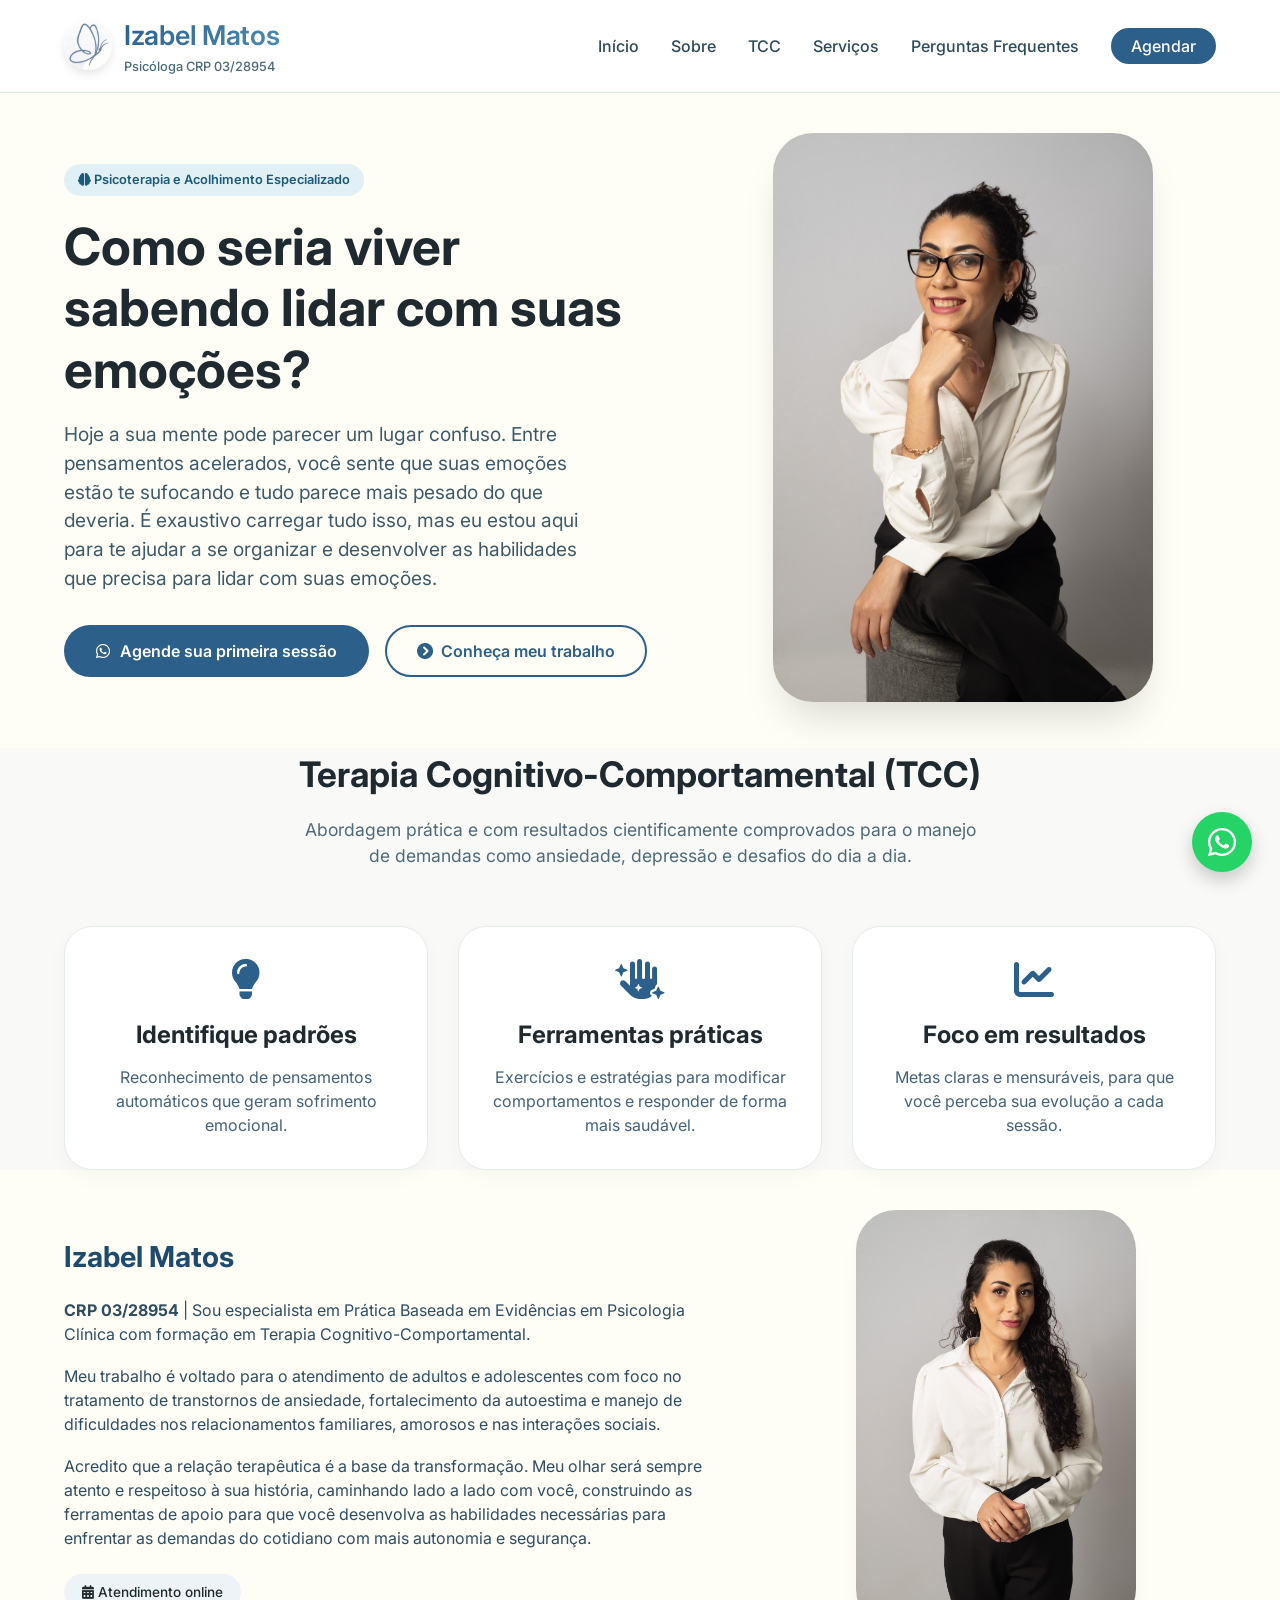
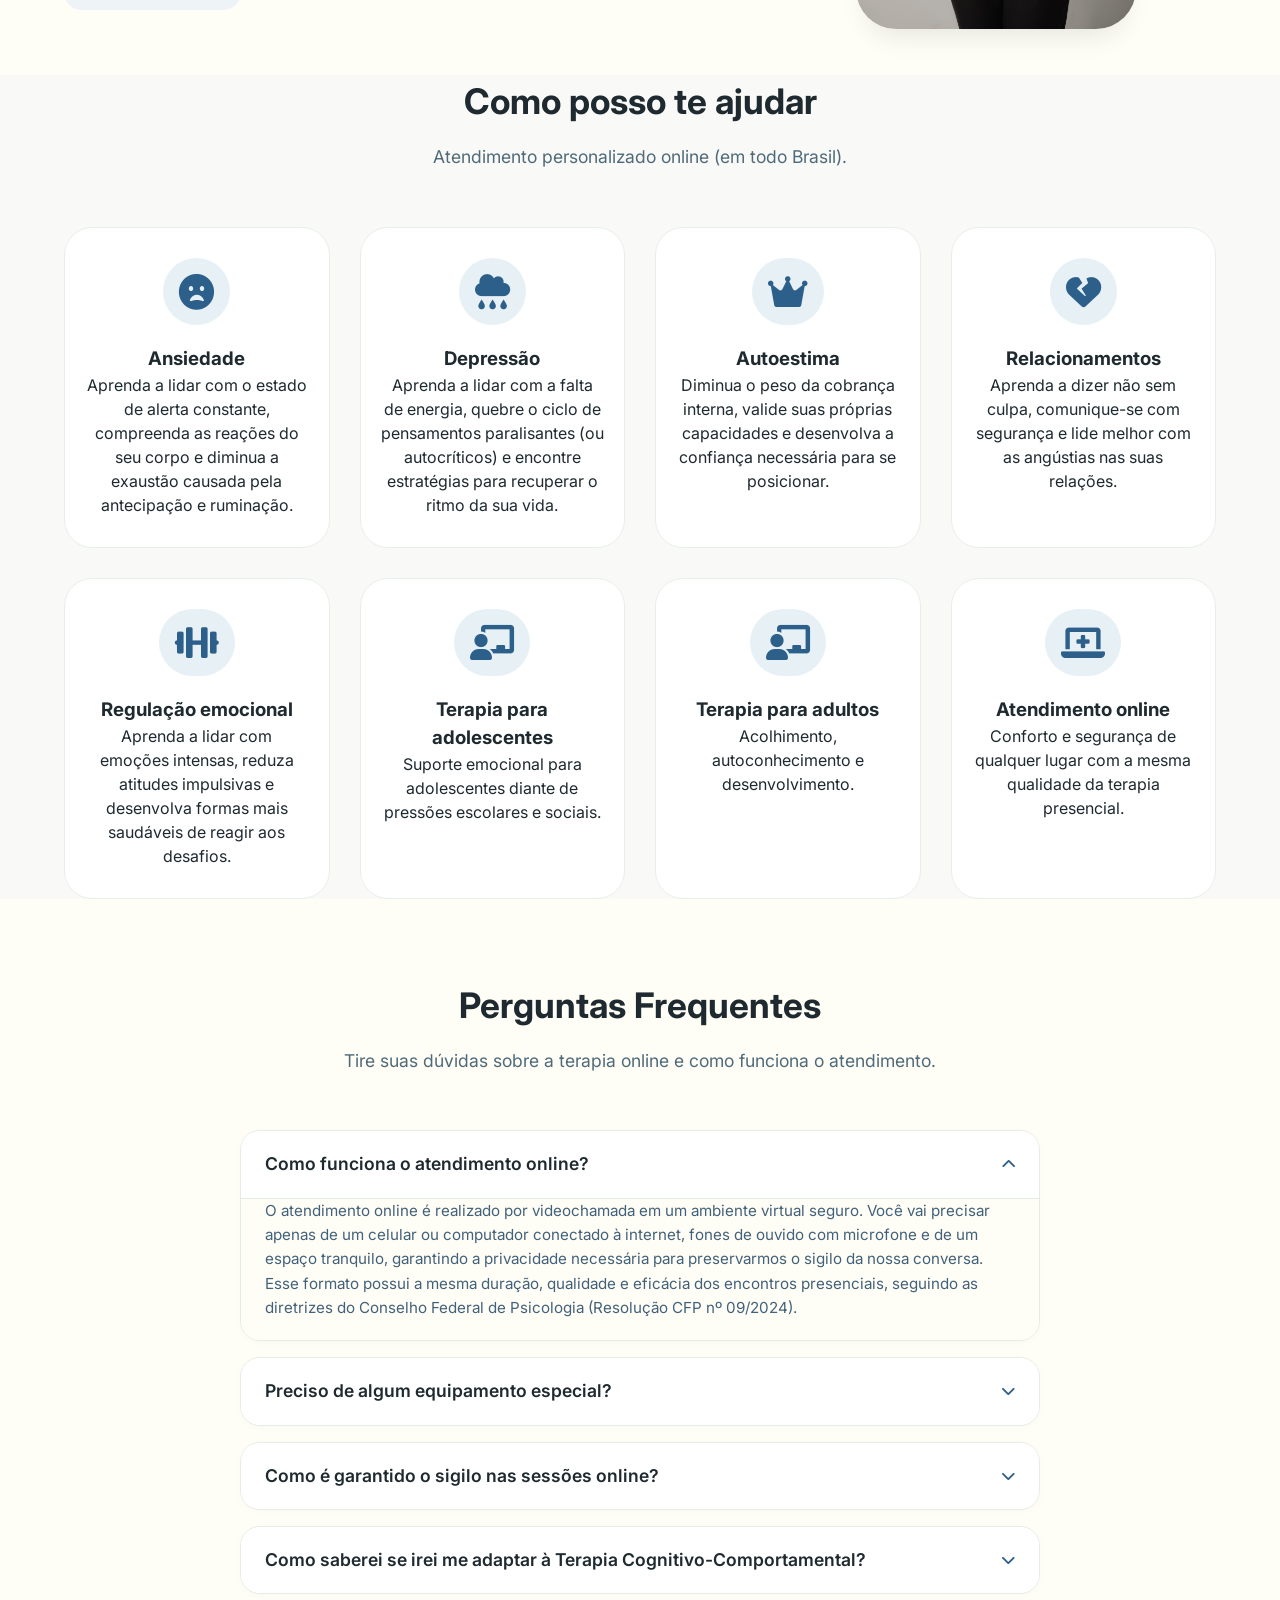
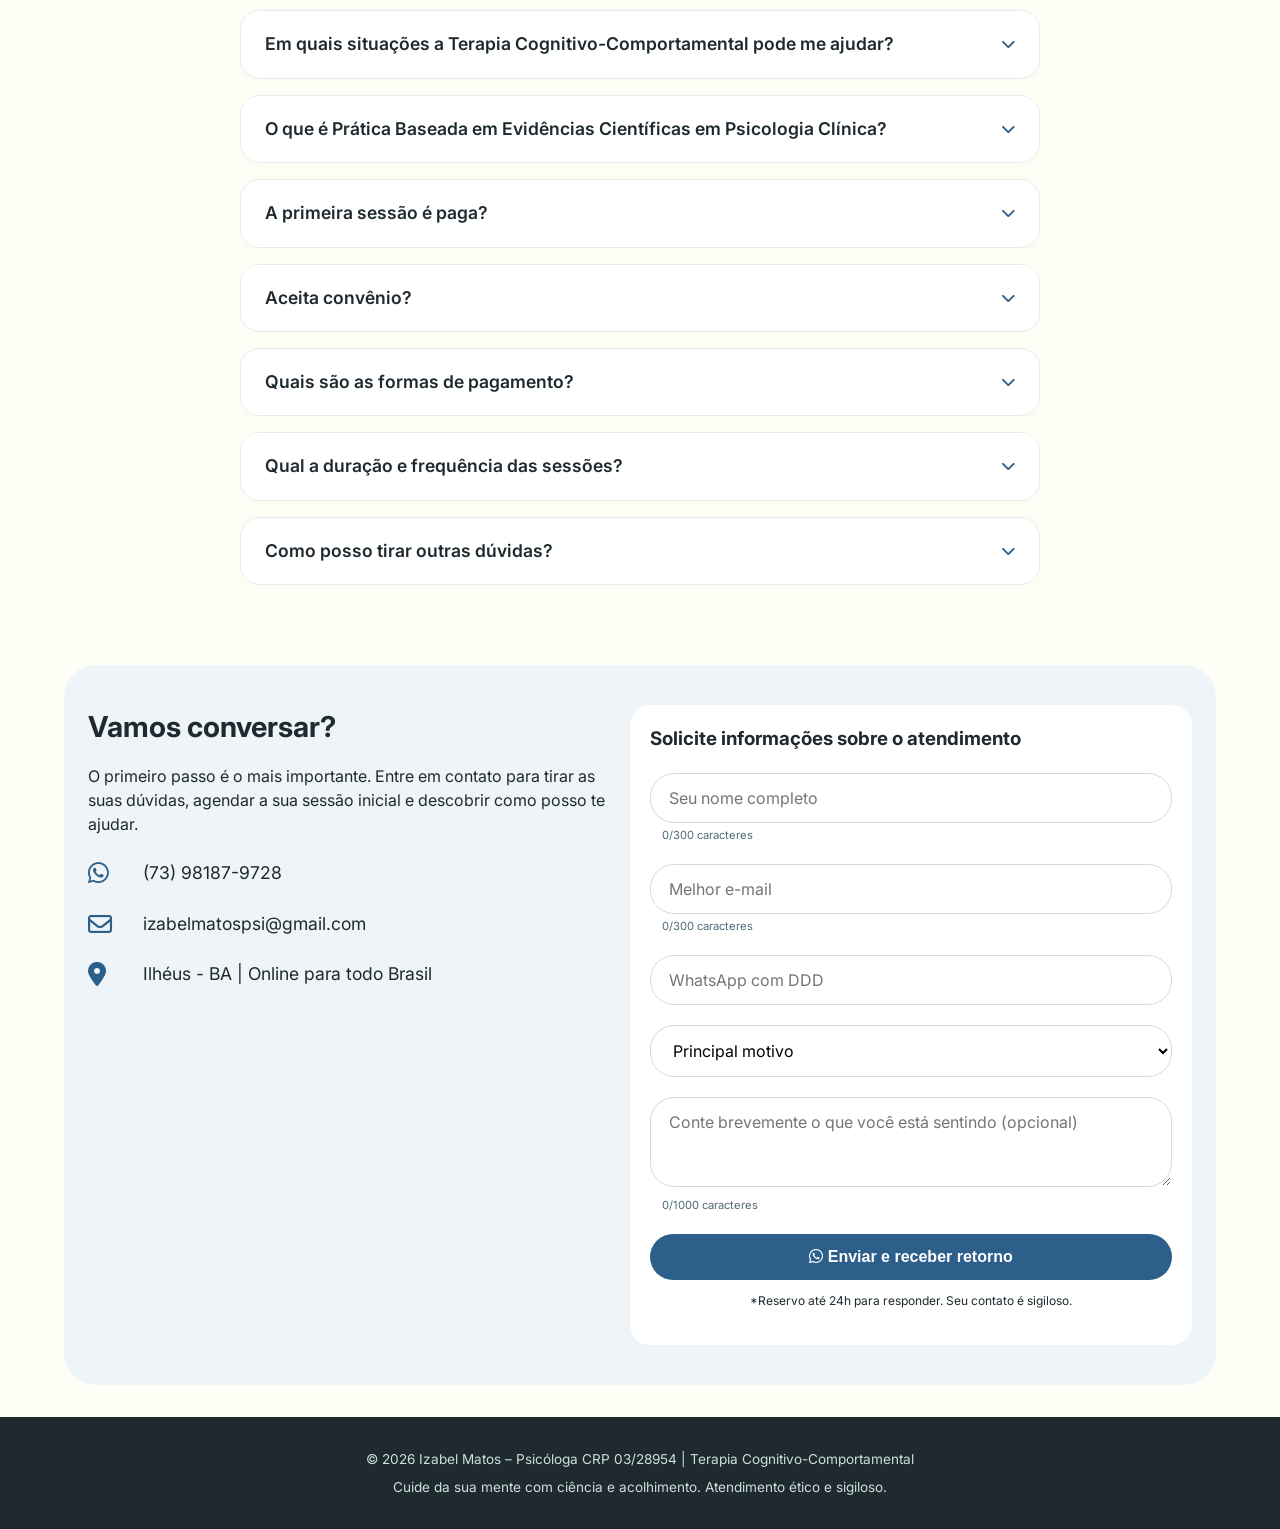
<file: index.html>
<!DOCTYPE html>
<html lang="pt-BR">
<head>
    <meta charset="UTF-8">
    <meta name="viewport" content="width=device-width, initial-scale=1.0, user-scalable=yes">
    <title>Izabel Matos | Psicóloga Clínica</title>

    <!-- Favicon -->    
    <link rel="icon" type="image/x-icon" href="favicon.ico" >
    
    <!-- Google Fonts + Font Awesome -->
    <link href="https://fonts.googleapis.com/css2?family=Inter:opsz,wght@14..32,300;14..32,400;14..32,500;14..32,600;14..32,700&display=swap" rel="stylesheet">
    <link rel="stylesheet" href="https://cdnjs.cloudflare.com/ajax/libs/font-awesome/6.0.0-beta3/css/all.min.css">
    <link rel="stylesheet" href="styles/style.css">
</head>
<body>

<!-- Navegação -->
<div class="navbar">
    <div class="container nav-flex">
        <div class="logo">
            <img src="images/logo.png" alt="Logo Izabel Matos" class="logo-image">
            <div class="logo-text">
                <h2>Izabel Matos</h2>
                <p>Psicóloga CRP 03/28954</p>
            </div>
        </div>  
        <ul class="nav-links">
            <li><a href="#inicio">Início</a></li>
            <li><a href="#sobre">Sobre</a></li>
            <li><a href="#tcc">TCC</a></li>
            <li><a href="#servicos">Serviços</a></li>
            <li><a href="#faq">Perguntas Frequentes</a></li>
            <li><a href="#contato" class="btn-contato-nav">Agendar</a></li>
        </ul>
    </div>
</div>

<main>
    <!-- Início -->
    <section id="inicio">
        <div class="container hero">
            <div class="hero-content">
                <div class="hero-badge"><i class="fas fa-brain"></i> Psicoterapia e Acolhimento Especializado</div>
                <h1>Como seria viver sabendo lidar com suas emoções?</h1>
                <p>Hoje a sua mente pode parecer um lugar confuso. Entre pensamentos acelerados, você sente que suas emoções 
                    estão te sufocando e tudo parece mais pesado do que deveria. É exaustivo carregar tudo isso, mas eu estou aqui 
                    para te ajudar a se organizar e desenvolver as habilidades que precisa para lidar com suas emoções.</p>
                <div class="hero-buttons">
                    <a href="#contato" class="btn-primary"><i class="fab fa-whatsapp"></i> Agende sua primeira sessão</a>
                    <a href="#sobre" class="btn-outline"><i class="fas fa-chevron-circle-right"></i> Conheça meu trabalho</a>
                </div>
            </div>
            <div class="hero-image">
                <img src="images/izabel2.jpeg" alt="Izabel Matos">
            </div>
        </div>
    </section>

    <!-- Seção: O que é TCC -->
    <section id="tcc" class="section-light">
        <div class="container">
            <h2 class="section-title">Terapia Cognitivo-Comportamental (TCC)</h2>
            <p class="section-sub">Abordagem prática e com resultados cientificamente comprovados para o manejo de demandas como ansiedade, depressão e desafios do dia a dia.</p>
            <div class="grid-cards">
                <div class="card">
                    <i class="fas fa-lightbulb"></i>
                    <h3>Identifique padrões</h3>
                    <p>Reconhecimento de pensamentos automáticos que geram sofrimento emocional.</p>
                </div>
                <div class="card">
                    <i class="fas fa-hand-sparkles"></i>
                    <h3>Ferramentas práticas</h3>
                    <p>Exercícios e estratégias para modificar comportamentos e responder de forma mais saudável.</p>
                </div>
                <div class="card">
                    <i class="fas fa-chart-line"></i>
                    <h3>Foco em resultados</h3>
                    <p>Metas claras e mensuráveis, para que você perceba sua evolução a cada sessão.</p>
                </div>
            </div>
        </div>
    </section>

    <!-- Sobre a psicóloga -->
    <section id="sobre">
        <div class="container about-wrap">
            <div class="about-text">
                <h3>Izabel Matos</h3>
                <p><strong>CRP 03/28954</strong> | Sou especialista em Prática Baseada em Evidências em Psicologia Clínica com formação em Terapia Cognitivo-Comportamental. </p>
                <p>Meu trabalho é voltado para o atendimento de adultos e adolescentes com foco no tratamento de transtornos de ansiedade, fortalecimento da autoestima e manejo de 
                    dificuldades nos relacionamentos familiares, amorosos e nas interações sociais.</p>                
                <p>Acredito que a relação terapêutica é a base da transformação. Meu olhar será sempre atento e respeitoso à sua história, caminhando lado a lado com você, 
                    construindo as ferramentas de apoio para que você desenvolva as habilidades necessárias para enfrentar as demandas do cotidiano com mais autonomia e segurança.</p>
                <div class="badge-credencial">                    
                    <span><i class="fas fa-calendar-alt"></i> Atendimento online</span>
                </div>
            </div>
            <div class="about-img">
                <img src="images/izabel1.jpeg" alt="Foto Izabel Matos">
            </div>
        </div>
    </section>

    <!-- Serviços oferecidos -->
    <section id="servicos" class="section-light">
        <div class="container">
            <h2 class="section-title">Como posso te ajudar</h2>
            <p class="section-sub">Atendimento personalizado online (em todo Brasil).</p>
            <div class="servicos-grid">
                <div class="servico-item">
                    <i class="fas fa-frown-open"></i>
                    <h3>Ansiedade</h3>
                    <p>Aprenda a lidar com o estado de alerta constante, compreenda as reações do seu corpo e diminua a exaustão causada pela antecipação e ruminação.</p>
                </div>
                <div class="servico-item">
                    <i class="fas fa-cloud-rain"></i>
                    <h3>Depressão</h3>
                    <p>Aprenda a lidar com a falta de energia, quebre o ciclo de pensamentos paralisantes (ou autocríticos) e encontre estratégias para recuperar o ritmo da sua vida.</p>
                </div>                
                <div class="servico-item">
                    <i class="fas fa-crown"></i>
                    <h3>Autoestima</h3>
                    <p>Diminua o peso da cobrança interna, valide suas próprias capacidades e desenvolva a confiança necessária para se posicionar.</p>
                </div>                
                <div class="servico-item">
                    <i class="fas fa-heart-broken"></i>
                    <h3>Relacionamentos</h3>
                    <p>Aprenda a dizer não sem culpa, comunique-se com segurança e lide melhor com as angústias nas suas relações. </p>
                </div>
                <div class="servico-item">
                    <i class="fas fa-dumbbell"></i>
                    <h3>Regulação emocional</h3>
                    <p>Aprenda a lidar com emoções intensas, reduza atitudes impulsivas e desenvolva formas mais saudáveis de reagir aos desafios.</p>
                </div>
                <div class="servico-item">
                    <i class="fas fa-chalkboard-user"></i>
                    <h3>Terapia para adolescentes</h3>
                    <p>Suporte emocional para adolescentes diante de pressões escolares e sociais.</p>
                </div>
                <div class="servico-item">
                    <i class="fas fa-chalkboard-user"></i>
                    <h3>Terapia para adultos</h3>
                    <p>Acolhimento, autoconhecimento e desenvolvimento.</p>
                </div>
                <div class="servico-item">
                    <i class="fas fa-laptop-medical"></i>
                    <h3>Atendimento online</h3>
                    <p>Conforto e segurança de qualquer lugar com a mesma qualidade da terapia presencial.</p>
                </div>
            </div>
        </div>
    </section>

    <!-- Seção de FAQ - Perguntas Frequentes -->
    <section id="faq" class="section-faq">
        <div class="container">
            <h2 class="section-title">Perguntas Frequentes</h2>
            <p class="section-sub">Tire suas dúvidas sobre a terapia online e como funciona o atendimento.</p>

            <div class="faq-grid">
                <div class="faq-item">
                    <div class="faq-question">
                        <span>Como funciona o atendimento online?</span>
                        <i class="fas fa-chevron-down"></i>
                    </div>
                    <div class="faq-answer">
                        <p>O atendimento online é realizado por videochamada em um ambiente virtual seguro. 
                            Você vai precisar apenas de um celular ou computador conectado à internet, fones de ouvido 
                            com microfone e de um espaço tranquilo, garantindo a privacidade necessária para preservarmos 
                            o sigilo da nossa conversa. Esse formato possui a mesma duração, qualidade e eficácia dos 
                            encontros presenciais, seguindo as diretrizes do Conselho Federal de Psicologia (Resolução CFP nº 09/2024).</p>
                    </div>
                </div>

                <div class="faq-item">
                    <div class="faq-question">
                        <span>Preciso de algum equipamento especial?</span>
                        <i class="fas fa-chevron-down"></i>
                    </div>
                    <div class="faq-answer">
                        <p>Não. Você só precisa de um celular, tablet ou computador com câmera, fones de ouvido e uma boa conexão com a internet. 
                            Além disso, é importante escolher um ambiente tranquilo e com privacidade onde não haja interrupções durante a sessão.</p>
                    </div>
                </div>

                <div class="faq-item">
                    <div class="faq-question">
                        <span>Como é garantido o sigilo nas sessões online?</span>
                        <i class="fas fa-chevron-down"></i>
                    </div>
                    <div class="faq-answer">
                        <p>Utilizo plataformas de videoconferência com criptografia de ponta a ponta, seguindo as normas de segurança e sigilo profissional da Psicologia. 
                            Além disso, você deve estar em um local reservado durante a sessão. O sigilo é assegurado pelo Código de Ética Profissional do Psicólogo, 
                            assim como no atendimento presencial.</p>
                    </div>
                </div>

                <div class="faq-item">
                    <div class="faq-question">
                        <span>Como saberei se irei me adaptar à Terapia Cognitivo-Comportamental?</span>
                        <i class="fas fa-chevron-down"></i>
                    </div>
                    <div class="faq-answer">
                        <p>Essa é uma abordagem flexível e que será desenhada sob medida para você. A psicoterapia se adapta à sua realidade e aos seus valores. 
                            O processo é transparente e colaborativo. Nós caminharemos no seu tempo e o espaço estará sempre aberto para que você compartilhe 
                            como se sente ao longo dos encontros.</p>
                    </div>
                </div>

                <div class="faq-item">
                    <div class="faq-question">
                        <span>Em quais situações a Terapia Cognitivo-Comportamental pode me ajudar?</span>
                        <i class="fas fa-chevron-down"></i>
                    </div>
                    <div class="faq-answer">
                        <p>A Terapia Cognitivo-Comportamental (TCC) é eficaz no tratamento de diversos transtornos, como: 
                            ansiedade (transtorno de ansiedade generalizada, síndrome do pânico, fobias), depressão, transtorno obsessivo-compulsivo (TOC), 
                            transtorno de estresse pós-traumático (TEPT), transtornos alimentares, insônia, 
                            além de dificuldades em relacionamentos e baixa autoestima.</p>
                    </div>
                </div>

                <div class="faq-item">
                    <div class="faq-question">
                        <span>O que é Prática Baseada em Evidências Científicas em Psicologia Clínica?</span>
                        <i class="fas fa-chevron-down"></i>
                    </div>
                    <div class="faq-answer">
                        <p>É um modelo de trabalho que garante muita segurança e responsabilidade para o seu tratamento. 
                            Ele une os resultados dos melhores estudos científicos atuais com a minha experiência clínica e as suas necessidades pessoais. 
                            Na prática, isso significa que as nossas sessões serão guiadas por intervenções sérias e que realmente funcionam 
                            para promover a sua saúde mental de forma acolhedora.</p>
                    </div>
                </div>

                <div class="faq-item">
                    <div class="faq-question">
                        <span>A primeira sessão é paga?</span>
                        <i class="fas fa-chevron-down"></i>
                    </div>
                    <div class="faq-answer">
                        <p>Sim. O nosso primeiro encontro já é uma sessão clínica. Nesse momento inicial eu quero te conhecer, 
                            nós vamos conversar com calma sobre o que te trouxe à terapia, eu quero entender a sua história 
                            e alinhar com você como será a nossa jornada juntos para alcançar os seus objetivos.</p>
                    </div>
                </div>

                <div class="faq-item">
                    <div class="faq-question">
                        <span>Aceita convênio?</span>
                        <i class="fas fa-chevron-down"></i>
                    </div>
                    <div class="faq-answer">
                        <p>Não, os meus atendimentos são particulares.</p>
                    </div>
                </div>
                
                <div class="faq-item">
                    <div class="faq-question">
                        <span>Quais são as formas de pagamento?</span>
                        <i class="fas fa-chevron-down"></i>
                    </div>
                    <div class="faq-answer">
                        <p>O pagamento deve ser realizado por PIX. As sessões são pagas antecipadamente até um dia antes do dia agendado, para confirmação da reserva do horário.</p>
                    </div>
                </div>

                <div class="faq-item">
                    <div class="faq-question">
                        <span>Qual a duração e frequência das sessões?</span>
                        <i class="fas fa-chevron-down"></i>
                    </div>
                    <div class="faq-answer">
                        <p>As sessões têm duração média de 50 minutos a 1 hora. A frequência recomendada inicialmente é semanal, para que 
                            haja continuidade e efetividade no processo terapêutico. Conforme sua evolução, podemos espaçar as sessões 
                            para quinzenais ou mensais. Tudo é combinado de acordo com suas necessidades e objetivos.</p>
                    </div>
                </div>

                <div class="faq-item">
                    <div class="faq-question">
                        <span>Como posso tirar outras dúvidas?</span>
                        <i class="fas fa-chevron-down"></i>
                    </div>
                    <div class="faq-answer">
                        <p>Se você ainda tem perguntas ou deseja conversar sobre algo específico, pode entrar em contato comigo utilizando o botão do Whatsapp no canto inferior da tela ou, 
                            caso prefira, preencher o formulário de agendamento com seus dados para solicitar informações mais detalhadas sobre o atendimento.</p>
                    </div>
                </div>
                
            </div>
        </div>
    </section>
    
    <!-- Contato + Agendamento -->
    <section id="contato">
        <div class="container">
            <div class="contact-box">
                <div class="contact-info">
                    <h3>Vamos conversar?</h3>
                    <p>O primeiro passo é o mais importante. Entre em contato para tirar as suas dúvidas, agendar a sua sessão inicial e descobrir como posso te ajudar.</p>
                    <div class="contact-detail">
                        <i class="fab fa-whatsapp"></i> <span>(73) 98187-9728</span>
                    </div>
                    <div class="contact-detail">
                        <i class="far fa-envelope"></i> <span>izabelmatospsi@gmail.com</span>
                    </div>
                    <div class="contact-detail">
                        <i class="fas fa-map-marker-alt"></i> <span>Ilhéus - BA | Online para todo Brasil</span>
                    </div>                    
                </div>

                <div class="contact-form">
                    <h3 style="margin-bottom: 20px;">Solicite informações sobre o atendimento</h3>
                    <form id="formAgendamento">
                        <div class="form-group">
                            <input type="text" placeholder="Seu nome completo" id="nome" required>
                        </div>
                        <div class="form-group">
                            <input type="email" placeholder="Melhor e-mail" id="email" required>
                        </div>
                        <div class="form-group">
                            <input type="tel" placeholder="WhatsApp com DDD" id="telefone" required>
                        </div>
                        <div class="form-group">
                            <select id="interesse">
                                <option value="">Principal motivo</option>
                                <option>Ansiedade / Estresse</option>
                                <option>Depressão</option>
                                <option>Dificuldades em relacionamentos</option>
                                <option>Luto</option>
                                <option>TDAH (Transtorno do Déficit de Atenção com Hiperatividade)</option>
                                <option>Desenvolver habilidades sociais / de comunicação</option>
                                <option>Terapia para adolescente</option>
                                <option>Outros</option>
                            </select>
                        </div>
                        <div class="form-group">
                            <textarea rows="3" placeholder="Conte brevemente o que você está sentindo (opcional)" id="mensagem"></textarea>
                        </div>
                        <button type="submit" id="btnEnviar"><i class="fab fa-whatsapp"></i> Enviar e receber retorno</button>
                        <p style="font-size: 0.75rem; margin-top: 12px; text-align: center;">*Reservo até 24h para responder. Seu contato é sigiloso.</p>
                    </form>
                    <div id="formFeedback" style="margin-top: 15px; font-size: 0.85rem; text-align: center;"></div>
                </div>
            </div>
        </div>
    </section>
</main>

<footer>
    <div class="container">
        <p>© <span id="anoAtual"></span> Izabel Matos – Psicóloga CRP 03/28954 | Terapia Cognitivo-Comportamental</p>
        <p style="margin-top: 8px;">Cuide da sua mente com ciência e acolhimento. Atendimento ético e sigiloso.</p>
    </div>
</footer>

<!-- Botão flutuante WhatsApp -->
<a href="https://wa.me/5573981879728?text=Olá%20Izabel%2C%20gostaria%20de%20saber%20mais%20sobre%20a%20psicoterapia" class="whatsapp-fixed" target="_blank" rel="noopener">
    <i class="fab fa-whatsapp"></i>
</a>

<script src="scripts/script.js"></script>
</body>
</html>
</file>
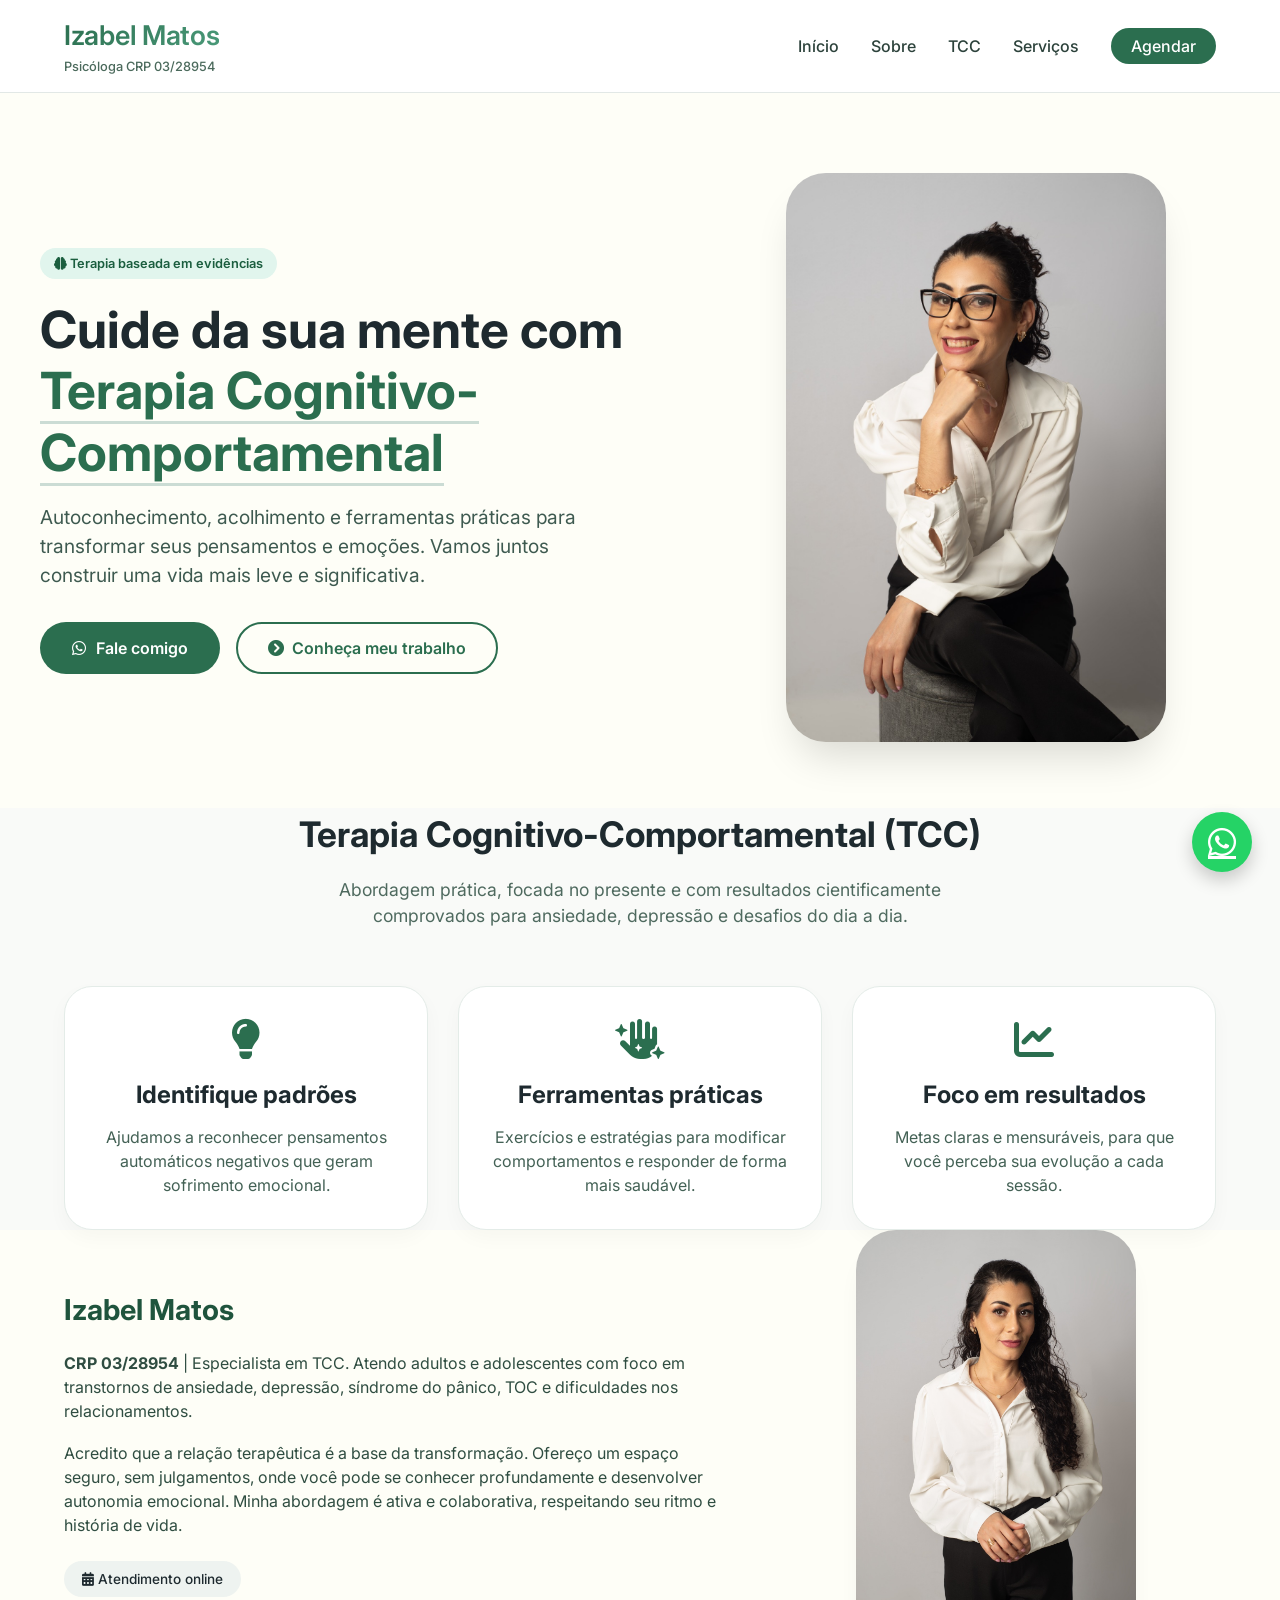
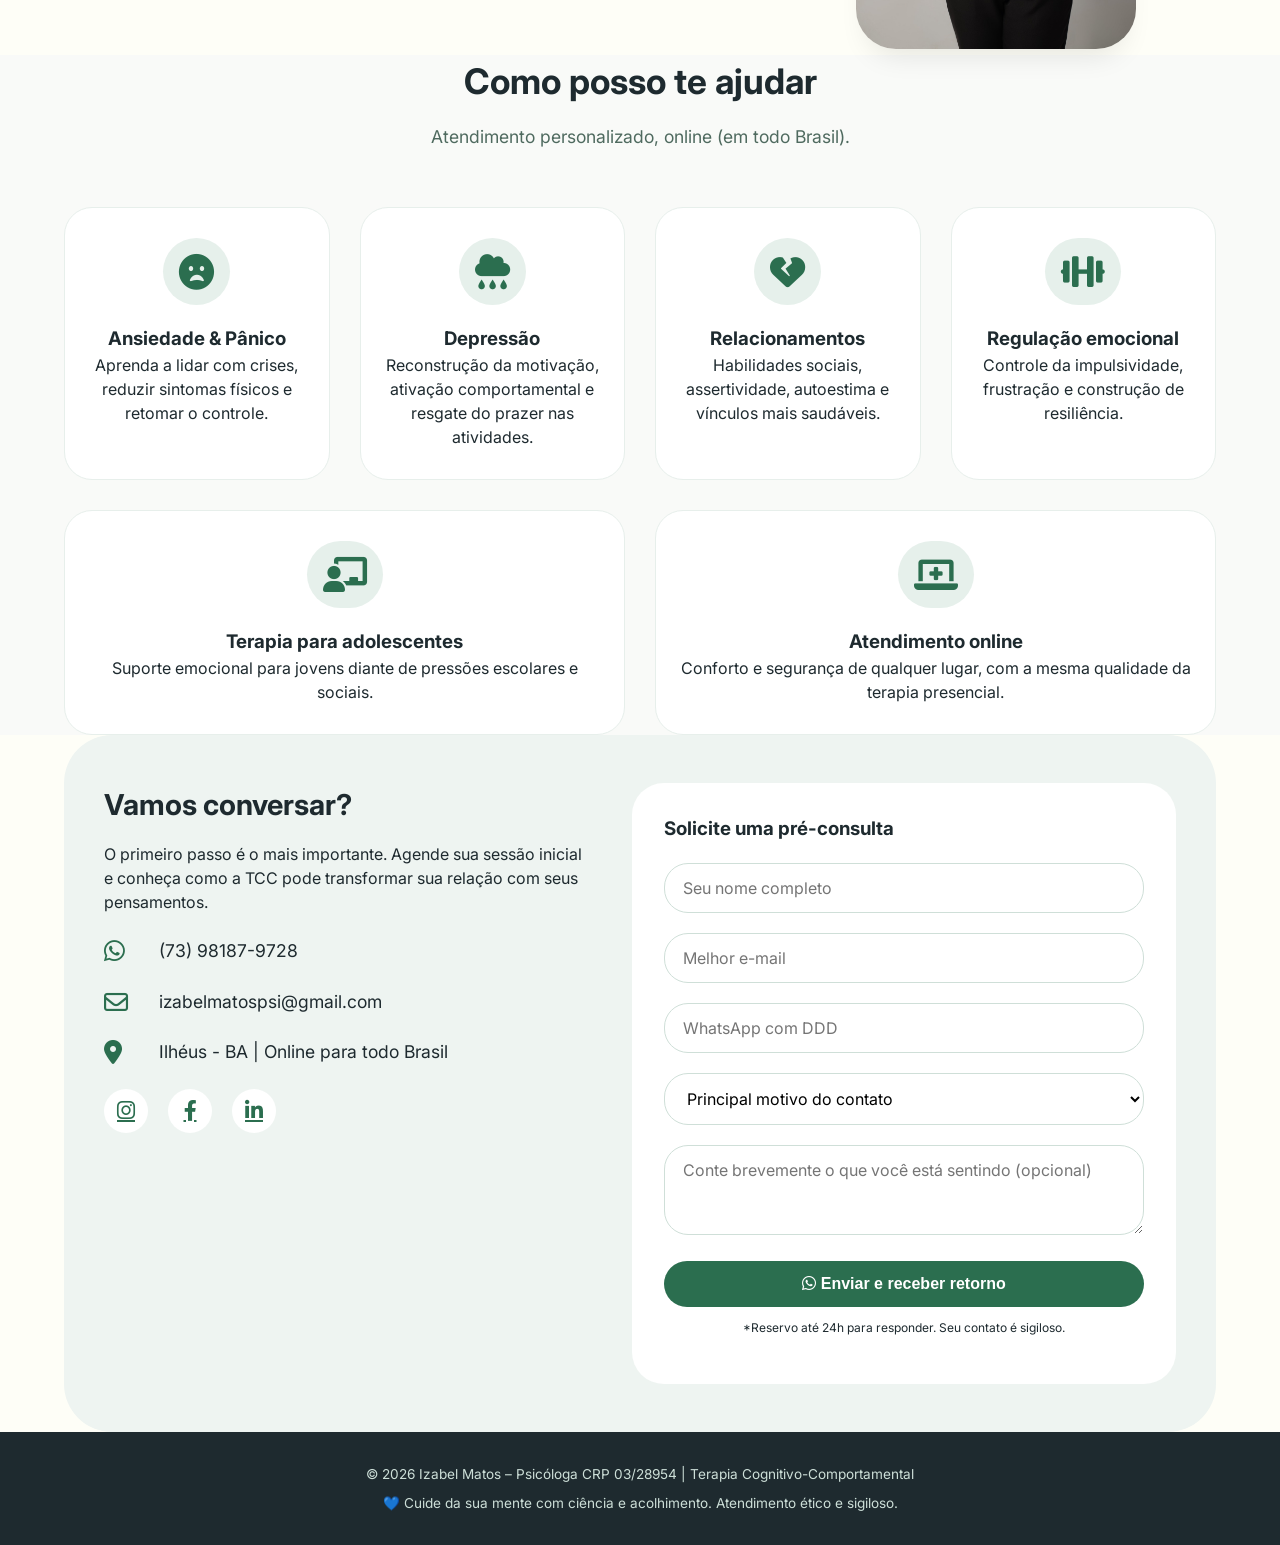
<file: landing_page_izabel_matos_psychologist.html>
<!DOCTYPE html>
<html lang="pt-BR">
<head>
    <meta charset="UTF-8">
    <meta name="viewport" content="width=device-width, initial-scale=1.0, user-scalable=yes">
    <title>Izabel Matos | Psicóloga Especialista em TCC</title>
    <!-- Google Fonts + Font Awesome -->
    <link href="https://fonts.googleapis.com/css2?family=Inter:opsz,wght@14..32,300;14..32,400;14..32,500;14..32,600;14..32,700&display=swap" rel="stylesheet">
    <link rel="stylesheet" href="https://cdnjs.cloudflare.com/ajax/libs/font-awesome/6.0.0-beta3/css/all.min.css">
    <style>
        * {
            margin: 0;
            padding: 0;
            box-sizing: border-box;
        }

        body {
            font-family: 'Inter', sans-serif;
            background-color: #fefef7;
            color: #1e2a2f;
            line-height: 1.5;
            scroll-behavior: smooth;
        }

        .container {
            max-width: 1200px;
            margin: 0 auto;
            padding: 0 24px;
        }

        /* cabeçalho / nav */
        .navbar {
            background: #ffffffea;
            backdrop-filter: blur(10px);
            position: sticky;
            top: 0;
            z-index: 100;
            border-bottom: 1px solid #e2e8e6;
            padding: 16px 0;
        }

        .nav-flex {
            display: flex;
            justify-content: space-between;
            align-items: center;
            flex-wrap: wrap;
        }

        .logo h2 {
            font-size: 1.7rem;
            font-weight: 600;
            letter-spacing: -0.3px;
            background: linear-gradient(135deg, #2b6e4f, #4b9b7a);
            -webkit-background-clip: text;
            background-clip: text;
            color: transparent;
        }

        .logo p {
            font-size: 0.8rem;
            color: #4b6a5c;
            font-weight: 500;
        }

        .nav-links {
            display: flex;
            gap: 32px;
            list-style: none;
        }

        .nav-links a {
            text-decoration: none;
            font-weight: 500;
            color: #2c423b;
            transition: 0.2s;
        }

        .nav-links a:hover {
            color: #2b6e4f;
        }

        .btn-contato-nav {
            background: #2b6e4f;
            color: white !important;
            padding: 8px 20px;
            border-radius: 40px;
        }

        .btn-contato-nav:hover {
            background: #1f543d;
        }

        /* hero */
        .hero {
            padding: 80px 0 60px;
            display: flex;
            flex-wrap: wrap;
            align-items: center;
            justify-content: space-between;
            gap: 40px;
        }

        .hero-content {
            flex: 1.2;
        }

        .hero-badge {
            background: #e1f5ed;
            display: inline-block;
            padding: 6px 14px;
            border-radius: 40px;
            font-size: 0.8rem;
            font-weight: 600;
            color: #1b5e3f;
            margin-bottom: 20px;
        }

        .hero-content h1 {
            font-size: 3.2rem;
            font-weight: 700;
            line-height: 1.2;
            margin-bottom: 20px;
            color: #1e2a2f;
        }

        .hero-content h1 span {
            color: #2b6e4f;
            border-bottom: 3px solid #cbdcd4;
        }

        .hero-content p {
            font-size: 1.2rem;
            color: #3e5a50;
            margin-bottom: 32px;
            max-width: 550px;
        }

        .hero-buttons {
            display: flex;
            gap: 16px;
            flex-wrap: wrap;
        }

        .btn-primary {
            background: #2b6e4f;
            color: white;
            border: none;
            padding: 14px 32px;
            border-radius: 50px;
            font-weight: 600;
            cursor: pointer;
            transition: 0.2s;
            display: inline-flex;
            align-items: center;
            gap: 10px;
            font-size: 1rem;
            text-decoration: none;
        }

        .btn-primary:hover {
            background: #1f543d;
            transform: translateY(-2px);
        }

        .btn-outline {
            background: transparent;
            border: 2px solid #2b6e4f;
            color: #2b6e4f;
            padding: 12px 30px;
            border-radius: 50px;
            font-weight: 600;
            cursor: pointer;
            transition: 0.2s;
            text-decoration: none;
            display: inline-flex;
            align-items: center;
            gap: 8px;
        }

        .btn-outline:hover {
            background: #eef7f2;
            transform: translateY(-2px);
        }

        .hero-image {
            flex: 1;
            text-align: center;
        }

        .hero-image img {
            max-width: 100%;
            border-radius: 40px;
            box-shadow: 0 25px 40px -12px rgba(0,0,0,0.15);
            background: #e6f0ec;
            width: 380px;
            object-fit: cover;
        }

        /* seções */
        .section {
            padding: 80px 0;
        }

        .section-light {
            background-color: #f9faf8;
        }

        .section-title {
            text-align: center;
            font-size: 2.2rem;
            font-weight: 700;
            margin-bottom: 16px;
            color: #1e2a2f;
        }

        .section-sub {
            text-align: center;
            max-width: 680px;
            margin: 0 auto 56px auto;
            color: #4f6a5f;
            font-size: 1.1rem;
        }

        /* cards sobre TCC */
        .grid-cards {
            display: flex;
            flex-wrap: wrap;
            gap: 30px;
            justify-content: center;
        }

        .card {
            background: white;
            border-radius: 28px;
            padding: 32px 24px;
            flex: 1;
            min-width: 240px;
            box-shadow: 0 8px 20px rgba(0,0,0,0.03);
            transition: all 0.25s;
            border: 1px solid #e4ece8;
            text-align: center;
        }

        .card:hover {
            transform: translateY(-5px);
            box-shadow: 0 20px 30px -12px rgba(0,0,0,0.08);
            border-color: #cde3da;
        }

        .card i {
            font-size: 2.5rem;
            color: #2b6e4f;
            margin-bottom: 18px;
        }

        .card h3 {
            font-size: 1.5rem;
            margin-bottom: 12px;
        }

        .card p {
            color: #436155;
        }

        /* sobre a profissional */
        .about-wrap {
            display: flex;
            gap: 50px;
            flex-wrap: wrap;
            align-items: center;
        }

        .about-text {
            flex: 1.2;
        }

        .about-text h3 {
            font-size: 1.8rem;
            margin-bottom: 20px;
            color: #1f543d;
        }

        .about-text p {
            margin-bottom: 18px;
            color: #2f4d41;
        }

        .badge-credencial {
            display: flex;
            gap: 20px;
            margin-top: 24px;
            flex-wrap: wrap;
        }

        .badge-credencial span {
            background: #eef3f0;
            padding: 8px 18px;
            border-radius: 60px;
            font-size: 0.85rem;
            font-weight: 500;
        }

        .about-img {
            flex: 0.8;
            text-align: center;
        }

        .about-img img {
            width: 280px;
            border-radius: 40px;
            box-shadow: 0 18px 28px -12px rgba(0,0,0,0.1);
        }

        /* serviços */
        .servicos-grid {
            display: flex;
            flex-wrap: wrap;
            gap: 30px;
            justify-content: center;
        }

        .servico-item {
            background: white;
            border-radius: 28px;
            padding: 30px 20px;
            flex: 1 1 260px;
            text-align: center;
            transition: all 0.2s;
            border: 1px solid #e7efeb;
        }

        .servico-item i {
            font-size: 2.2rem;
            background: #e6f0eb;
            padding: 16px;
            border-radius: 60px;
            color: #2b6e4f;
            margin-bottom: 20px;
        }

        /* contato/agendamento */
        .contact-box {
            background: #eef4f1;
            border-radius: 48px;
            padding: 48px 40px;
            display: flex;
            flex-wrap: wrap;
            gap: 48px;
            justify-content: space-between;
        }

        .contact-info {
            flex: 1;
        }

        .contact-info h3 {
            font-size: 1.8rem;
            margin-bottom: 16px;
        }

        .contact-detail {
            margin: 24px 0;
            display: flex;
            align-items: center;
            gap: 15px;
            font-size: 1.1rem;
        }

        .contact-detail i {
            font-size: 1.5rem;
            width: 40px;
            color: #2b6e4f;
        }

        .social-links {
            display: flex;
            gap: 20px;
            margin-top: 24px;
        }

        .social-links a {
            background: white;
            width: 44px;
            height: 44px;
            display: inline-flex;
            align-items: center;
            justify-content: center;
            border-radius: 60px;
            color: #2b6e4f;
            font-size: 1.3rem;
            transition: 0.2s;
        }

        .social-links a:hover {
            background: #2b6e4f;
            color: white;
        }

        .contact-form {
            flex: 1;
            background: white;
            padding: 32px;
            border-radius: 32px;
        }

        .form-group {
            margin-bottom: 20px;
        }

        .form-group input, .form-group textarea, .form-group select {
            width: 100%;
            padding: 14px 18px;
            border: 1px solid #cfdfd8;
            border-radius: 24px;
            font-family: 'Inter', sans-serif;
            font-size: 1rem;
            background: #fff;
            transition: 0.2s;
        }

        .form-group input:focus, .form-group textarea:focus {
            outline: none;
            border-color: #2b6e4f;
            box-shadow: 0 0 0 3px #cfe9e0;
        }

        button[type="submit"] {
            background: #2b6e4f;
            width: 100%;
            padding: 14px;
            border: none;
            border-radius: 40px;
            color: white;
            font-weight: 700;
            font-size: 1rem;
            cursor: pointer;
            transition: 0.2s;
        }

        .whatsapp-fixed {
            position: fixed;
            bottom: 28px;
            right: 28px;
            background: #25D366;
            width: 60px;
            height: 60px;
            border-radius: 50%;
            display: flex;
            align-items: center;
            justify-content: center;
            color: white;
            font-size: 2rem;
            box-shadow: 0 8px 18px rgba(0,0,0,0.2);
            transition: 0.2s;
            z-index: 99;
        }

        .whatsapp-fixed:hover {
            background: #1da35e;
            transform: scale(1.05);
        }

        footer {
            background: #1e2a2f;
            color: #cddfd8;
            text-align: center;
            padding: 32px 0;
            font-size: 0.85rem;
        }

        @media (max-width: 850px) {
            .hero-content h1 { font-size: 2.5rem; }
            .nav-links { display: none; }
            .nav-flex { justify-content: center; }
            .hero { flex-direction: column-reverse; text-align: center; }
            .hero-content p { margin-left: auto; margin-right: auto; }
            .hero-buttons { justify-content: center; }
        }
    </style>
</head>
<body>

<!-- Navegação -->
<div class="navbar">
    <div class="container nav-flex">
        <div class="logo">
            <h2>Izabel Matos</h2>
            <p>Psicóloga CRP 03/28954</p>
        </div>
        <ul class="nav-links">
            <li><a href="#inicio">Início</a></li>
            <li><a href="#sobre">Sobre</a></li>
            <li><a href="#tcc">TCC</a></li>
            <li><a href="#servicos">Serviços</a></li>
            <li><a href="#contato" class="btn-contato-nav">Agendar</a></li>
        </ul>
    </div>
</div>

<main>
    <!-- Hero / Início -->
    <section id="inicio">
        <div class="container hero">
            <div class="hero-content">
                <div class="hero-badge"><i class="fas fa-brain"></i> Terapia baseada em evidências</div>
                <h1>Cuide da sua mente com <span>Terapia Cognitivo-Comportamental</span></h1>
                <p>Autoconhecimento, acolhimento e ferramentas práticas para transformar seus pensamentos e emoções. Vamos juntos construir uma vida mais leve e significativa.</p>
                <div class="hero-buttons">
                    <a href="#contato" class="btn-primary"><i class="fab fa-whatsapp"></i> Fale comigo</a>
                    <a href="#sobre" class="btn-outline"><i class="fas fa-chevron-circle-right"></i> Conheça meu trabalho</a>
                </div>
            </div>
            <div class="hero-image">
                <!-- imagem ilustrativa de Izabel Matos -->
                <img src="images/izabel2.jpeg" alt="Izabel Matos">
            </div>
        </div>
    </section>

    <!-- Seção: O que é TCC -->
    <section id="tcc" class="section-light">
        <div class="container">
            <h2 class="section-title">Terapia Cognitivo-Comportamental (TCC)</h2>
            <p class="section-sub">Abordagem prática, focada no presente e com resultados cientificamente comprovados para ansiedade, depressão e desafios do dia a dia.</p>
            <div class="grid-cards">
                <div class="card">
                    <i class="fas fa-lightbulb"></i>
                    <h3>Identifique padrões</h3>
                    <p>Ajudamos a reconhecer pensamentos automáticos negativos que geram sofrimento emocional.</p>
                </div>
                <div class="card">
                    <i class="fas fa-hand-sparkles"></i>
                    <h3>Ferramentas práticas</h3>
                    <p>Exercícios e estratégias para modificar comportamentos e responder de forma mais saudável.</p>
                </div>
                <div class="card">
                    <i class="fas fa-chart-line"></i>
                    <h3>Foco em resultados</h3>
                    <p>Metas claras e mensuráveis, para que você perceba sua evolução a cada sessão.</p>
                </div>
            </div>
        </div>
    </section>

    <!-- Sobre a psicóloga -->
    <section id="sobre">
        <div class="container about-wrap">
            <div class="about-text">
                <h3>Izabel Matos</h3>
                <p><strong>CRP 03/28954</strong> | Especialista em TCC. Atendo adultos e adolescentes com foco em transtornos de ansiedade, depressão, síndrome do pânico, TOC e dificuldades nos relacionamentos.</p>
                <p>Acredito que a relação terapêutica é a base da transformação. Ofereço um espaço seguro, sem julgamentos, onde você pode se conhecer profundamente e desenvolver autonomia emocional. Minha abordagem é ativa e colaborativa, respeitando seu ritmo e história de vida.</p>
                <div class="badge-credencial">
                    <span><i class="fas fa-calendar-alt"></i> Atendimento online</span>
                </div>
            </div>
            <div class="about-img">
                <img src="images/izabel1.jpeg" alt="Foto Izabel Matos">
            </div>
        </div>
    </section>

    <!-- Serviços oferecidos -->
    <section id="servicos" class="section-light">
        <div class="container">
            <h2 class="section-title">Como posso te ajudar</h2>
            <p class="section-sub">Atendimento personalizado, online (em todo Brasil).</p>
            <div class="servicos-grid">
                <div class="servico-item">
                    <i class="fas fa-frown-open"></i>
                    <h3>Ansiedade & Pânico</h3>
                    <p>Aprenda a lidar com crises, reduzir sintomas físicos e retomar o controle.</p>
                </div>
                <div class="servico-item">
                    <i class="fas fa-cloud-rain"></i>
                    <h3>Depressão</h3>
                    <p>Reconstrução da motivação, ativação comportamental e resgate do prazer nas atividades.</p>
                </div>
                <div class="servico-item">
                    <i class="fas fa-heart-broken"></i>
                    <h3>Relacionamentos</h3>
                    <p>Habilidades sociais, assertividade, autoestima e vínculos mais saudáveis.</p>
                </div>
                <div class="servico-item">
                    <i class="fas fa-dumbbell"></i>
                    <h3>Regulação emocional</h3>
                    <p>Controle da impulsividade, frustração e construção de resiliência.</p>
                </div>
                <div class="servico-item">
                    <i class="fas fa-chalkboard-user"></i>
                    <h3>Terapia para adolescentes</h3>
                    <p>Suporte emocional para jovens diante de pressões escolares e sociais.</p>
                </div>
                <div class="servico-item">
                    <i class="fas fa-laptop-medical"></i>
                    <h3>Atendimento online</h3>
                    <p>Conforto e segurança de qualquer lugar, com a mesma qualidade da terapia presencial.</p>
                </div>
            </div>
        </div>
    </section>

    <!-- Contato + Agendamento -->
    <section id="contato">
        <div class="container">
            <div class="contact-box">
                <div class="contact-info">
                    <h3>Vamos conversar?</h3>
                    <p>O primeiro passo é o mais importante. Agende sua sessão inicial e conheça como a TCC pode transformar sua relação com seus pensamentos.</p>
                    <div class="contact-detail">
                        <i class="fab fa-whatsapp"></i> <span>(73) 98187-9728</span>
                    </div>
                    <div class="contact-detail">
                        <i class="far fa-envelope"></i> <span>izabelmatospsi@gmail.com</span>
                    </div>
                    <div class="contact-detail">
                        <i class="fas fa-map-marker-alt"></i> <span>Ilhéus - BA | Online para todo Brasil</span>
                    </div>
                    <div class="social-links">
                        <a href="#" aria-label="Instagram"><i class="fab fa-instagram"></i></a>
                        <a href="#" aria-label="Facebook"><i class="fab fa-facebook-f"></i></a>
                        <a href="#" aria-label="LinkedIn"><i class="fab fa-linkedin-in"></i></a>
                    </div>
                </div>

                <div class="contact-form">
                    <h3 style="margin-bottom: 20px;">Solicite uma pré-consulta</h3>
                    <form id="formAgendamento">
                        <div class="form-group">
                            <input type="text" placeholder="Seu nome completo" id="nome" required>
                        </div>
                        <div class="form-group">
                            <input type="email" placeholder="Melhor e-mail" id="email" required>
                        </div>
                        <div class="form-group">
                            <input type="tel" placeholder="WhatsApp com DDD" id="telefone" required>
                        </div>
                        <div class="form-group">
                            <select id="interesse">
                                <option value="">Principal motivo do contato</option>
                                <option>Ansiedade / Estresse</option>
                                <option>Depressão / Tristeza profunda</option>
                                <option>Dificuldades em relacionamentos</option>
                                <option>Terapia para adolescente</option>
                                <option>Outros / Quero conhecer a TCC</option>
                            </select>
                        </div>
                        <div class="form-group">
                            <textarea rows="3" placeholder="Conte brevemente o que você está sentindo (opcional)" id="mensagem"></textarea>
                        </div>
                        <button type="submit" id="btnEnviar"><i class="fab fa-whatsapp"></i> Enviar e receber retorno</button>
                        <p style="font-size: 0.75rem; margin-top: 12px; text-align: center;">*Reservo até 24h para responder. Seu contato é sigiloso.</p>
                    </form>
                    <div id="formFeedback" style="margin-top: 15px; font-size: 0.85rem; text-align: center;"></div>
                </div>
            </div>
        </div>
    </section>
</main>

<footer>
    <div class="container">
        <p>© 2026 Izabel Matos – Psicóloga CRP 03/28954 | Terapia Cognitivo-Comportamental</p>
        <p style="margin-top: 8px;">💙 Cuide da sua mente com ciência e acolhimento. Atendimento ético e sigiloso.</p>
    </div>
</footer>

<!-- Botão flutuante WhatsApp -->
<a href="https://wa.me/5511987654321?text=Olá%2C%20gostaria%20de%20saber%20mais%20sobre%20a%20Terapia%20TCC" class="whatsapp-fixed" target="_blank" rel="noopener">
    <i class="fab fa-whatsapp"></i>
</a>

<script>
    (function() {
        const form = document.getElementById('formAgendamento');
        const feedbackDiv = document.getElementById('formFeedback');
        
        form.addEventListener('submit', async function(e) {
            e.preventDefault();
            
            const nome = document.getElementById('nome').value.trim();
            const email = document.getElementById('email').value.trim();
            const telefone = document.getElementById('telefone').value.trim();
            const interesse = document.getElementById('interesse').value;
            const mensagem = document.getElementById('mensagem').value;
            
            if(!nome || !email || !telefone || !interesse) {
                feedbackDiv.innerHTML = '<span style="color:#c24a2f;">⚠️ Preencha nome, e-mail, telefone e o motivo de contato.</span>';
                return;
            }
            
            const botao = document.getElementById('btnEnviar');
            const textoOriginal = botao.innerHTML;
            botao.innerHTML = '<i class="fas fa-spinner fa-pulse"></i> Enviando...';
            botao.disabled = true;
            
            // Simulação de envio (integração com WhatsApp via redirecionamento simulada, mas aqui apenas demonstração)
            // Para uso real, integraria com API ou redirecionar para WhatsApp com os dados.
            // Como é uma landing page estática, faremos um feedback amigável e sugestão de redirecionamento.
            setTimeout(() => {
                const textoWhats = `Olá Izabel Matos, meu nome é ${nome}. Gostaria de agendar uma conversa sobre: ${interesse}. Telefone: ${telefone} | E-mail: ${email}. Mensagem: ${mensagem.substring(0, 150)}`;
                const url = `https://wa.me/5511987654321?text=${encodeURIComponent(textoWhats)}`;
                window.open(url, '_blank');
                
                feedbackDiv.innerHTML = '<span style="color:#1f543d;">✅ Mensagem direcionada! Você será redirecionado ao WhatsApp. Em breve retornarei seu contato.</span>';
                form.reset();
                botao.innerHTML = textoOriginal;
                botao.disabled = false;
                setTimeout(() => {
                    feedbackDiv.innerHTML = '';
                }, 7000);
            }, 600);
        });
    })();
</script>
</body>
</html>
</file>
<file: styles/style.css>
.hero,.logo,.nav-flex,.nav-links{display:flex}.btn-contato-nav:hover,.btn-primary:hover,button[type=submit]:hover{background:#1e4a6e}.btn-outline,.btn-primary,.nav-links a{transition:.2s;text-decoration:none}.btn-outline,.btn-primary,.nav-links a,.whatsapp-fixed{text-decoration:none}*{margin:0;padding:0;box-sizing:border-box}body{font-family:Inter,sans-serif;background-color:#fefef7;color:#1e2a2f;line-height:1.5;scroll-behavior:smooth}.container{max-width:1200px;margin:0 auto;padding:0 24px}.navbar{background:#ffffffea;backdrop-filter:blur(10px);position:sticky;top:0;z-index:100;border-bottom:1px solid #e2e8e6;padding:16px 0}.nav-flex{justify-content:space-between;align-items:center;flex-wrap:wrap}.btn-primary,.logo{align-items:center}.logo{gap:12px}.logo-image{width:48px;height:48px;border-radius:50%;object-fit:cover;box-shadow:0 4px 10px rgba(0,0,0,.1)}.logo-text h2{font-size:1.7rem;font-weight:600;letter-spacing:-.3px;background:linear-gradient(135deg,#2c5f8a,#4a8db5);-webkit-background-clip:text;background-clip:text;color:transparent;margin:0}.logo-text p{font-size:.8rem;color:#4a6a7a;font-weight:500;margin:0}.nav-links{gap:32px;list-style:none}.nav-links a{font-weight:500;color:#2c4a5a}.nav-links a:hover{color:#2c5f8a}.btn-contato-nav{background:#2c5f8a;color:#fff!important;padding:8px 20px;border-radius:40px}.hero{padding:40px 24px;flex-wrap:wrap;align-items:center;justify-content:space-between;gap:40px}.about-text,.hero-content{flex:1.2}.hero-badge{background:#e1f0f5;display:inline-block;padding:6px 14px;border-radius:40px;font-size:.8rem;font-weight:600;color:#1a5a7a;margin-bottom:20px}.hero-content h1{font-size:3.2rem;font-weight:700;line-height:1.2;margin-bottom:20px;color:#1e2a2f}.hero-content h1 span{color:#2c5f8a;border-bottom:3px solid #cbdcd4}.hero-content p{font-size:1.2rem;color:#3e5a68;margin-bottom:32px;max-width:550px}.hero-buttons{display:flex;gap:16px;flex-wrap:wrap}.btn-primary{background:#2c5f8a;color:#fff;border:none;padding:14px 32px;border-radius:50px;font-weight:600;cursor:pointer;display:inline-flex;gap:10px;font-size:1rem}.btn-primary:hover{transform:translateY(-2px)}.btn-outline{background:0 0;border:2px solid #2c5f8a;color:#2c5f8a;padding:12px 30px;border-radius:50px;font-weight:600;cursor:pointer;display:inline-flex;align-items:center;gap:8px}.btn-outline:hover{background:#eef3f7;transform:translateY(-2px)}.hero-image{flex:1;text-align:center}.hero-image img{max-width:100%;border-radius:40px;box-shadow:0 25px 40px -12px rgba(0,0,0,.15);background:#e6f0ec;width:380px;object-fit:cover}.section{padding:80px 0}.section-light{background-color:#f9faf8}.card,.servico-item{background:#fff;text-align:center}.section-title{text-align:center;font-size:2.2rem;font-weight:700;margin-bottom:16px;color:#1e2a2f}.section-sub{text-align:center;max-width:680px;margin:0 auto 56px;color:#4f6a78;font-size:1.1rem}.grid-cards,.servicos-grid{display:flex;flex-wrap:wrap;gap:30px;justify-content:center}.card{border-radius:28px;padding:32px 24px;flex:1;min-width:240px;box-shadow:0 8px 20px rgba(0,0,0,.03);transition:.25s;border:1px solid #e4ece8}.card:hover{transform:translateY(-5px);box-shadow:0 20px 30px -12px rgba(0,0,0,.08);border-color:#cde3da}.card i{font-size:2.5rem;color:#2c5f8a;margin-bottom:18px}.card h3{font-size:1.5rem;margin-bottom:12px}.card p{color:#436178}.about-wrap{display:flex;gap:50px;flex-wrap:wrap;align-items:center;margin:40px auto}.about-text h3{font-size:1.8rem;margin-bottom:20px;color:#1e4a6e}.about-text p{margin-bottom:18px;color:#2f4d61}.badge-credencial{display:flex;gap:20px;margin-top:24px;flex-wrap:wrap}.badge-credencial span{background:#eef3f7;padding:8px 18px;border-radius:60px;font-size:.85rem;font-weight:500}.about-img{flex:0.8;text-align:center}.about-img img{width:280px;border-radius:40px;box-shadow:0 18px 28px -12px rgba(0,0,0,.1)}.servico-item{border-radius:28px;padding:30px 20px;flex:1 1 260px;transition:.2s;border:1px solid #e7efeb}.servico-item i,.social-links a{border-radius:60px;color:#2c5f8a}.servico-item i{font-size:2.2rem;background:#e6f0f5;padding:16px;margin-bottom:20px}.contact-box{background:#eef4f7;border-radius:32px;padding:40px 24px;display:flex;flex-wrap:wrap;gap:20px;justify-content:space-between;margin-bottom:32px}.contact-info{flex:1}.contact-info h3{font-size:1.8rem;margin-bottom:16px}.contact-detail{margin:24px 0;display:flex;align-items:center;gap:15px;font-size:1.1rem}.contact-detail i{font-size:1.5rem;width:40px;color:#2c5f8a}.social-links{display:flex;gap:20px;margin-top:24px}.social-links a{background:#fff;width:44px;height:44px;display:inline-flex;align-items:center;justify-content:center;font-size:1.3rem;transition:.2s}.social-links a:hover{background:#2c5f8a;color:#fff}.contact-form{flex:1;background:#fff;padding:20px;border-radius:20px}.form-group{margin-bottom:20px}.form-group input,.form-group select,.form-group textarea{width:100%;padding:14px 18px;border:1px solid #cfdfd8;border-radius:24px;font-family:Inter,sans-serif;font-size:1rem;background:#fff;transition:.2s}.form-group input:focus,.form-group textarea:focus{outline:0;border-color:#2c5f8a;box-shadow:0 0 0 3px #cfe0e9}button[type=submit]{background:#2c5f8a;width:100%;padding:14px;border:none;border-radius:40px;color:#fff;font-weight:700;font-size:1rem;cursor:pointer;transition:.2s}.whatsapp-fixed{position:fixed;bottom:28px;right:28px;background:#25d366;width:60px;height:60px;border-radius:50%;display:flex;align-items:center;justify-content:center;color:#fff;font-size:2rem;box-shadow:0 8px 18px rgba(0,0,0,.2);transition:.2s;z-index:99}.whatsapp-fixed:hover{background:#1da35e;transform:scale(1.05)}footer{background:#1e2a2f;color:#cddfd8;text-align:center;padding:32px 0;font-size:.85rem}@media (max-width:850px){.logo-image{width:40px;height:40px}.logo-text h2{font-size:1.3rem}.logo-text p{font-size:.7rem}.hero-content h1{font-size:2.5rem}.nav-links{display:none}.hero-buttons,.nav-flex{justify-content:center}.hero{flex-direction:column;text-align:center}.hero-content p{margin-left:auto;margin-right:auto}}.section-faq{padding:80px 0;background-color:#fefef7}.faq-grid{max-width:800px;margin:0 auto;display:flex;flex-direction:column;gap:16px}.faq-item{background:#fff;border-radius:20px;border:1px solid #e4ece8;overflow:hidden;transition:.2s;box-shadow:0 2px 8px rgba(0,0,0,.02)}.faq-item:hover{border-color:#cde3da;box-shadow:0 4px 12px rgba(0,0,0,.05)}.faq-question{display:flex;justify-content:space-between;align-items:center;padding:20px 24px;cursor:pointer;font-weight:600;font-size:1.1rem;color:#1e2a2f;background:#fff;transition:background .2s}.faq-question:hover{background:#f9faf8}.faq-question span{flex:1;padding-right:16px}.faq-question i{font-size:.9rem;color:#2c5f8a;transition:transform .3s}.faq-item.active .faq-question i{transform:rotate(180deg)}.faq-answer{max-height:0;overflow:hidden;transition:max-height .4s,padding .2s;padding:0 24px;background-color:#fefef7;border-top:0 solid #e4ece8}.faq-item.active .faq-answer{max-height:500px;padding:0 24px 20px;border-top-width:1px}.faq-answer p{color:#436178;line-height:1.6;margin:0;font-size:.95rem}@media (max-width:768px){.section-faq{padding:60px 0}.faq-question{padding:16px 20px;font-size:1rem}.faq-answer p{font-size:.9rem}.faq-item.active .faq-answer{padding:0 20px 18px}}
</file>
